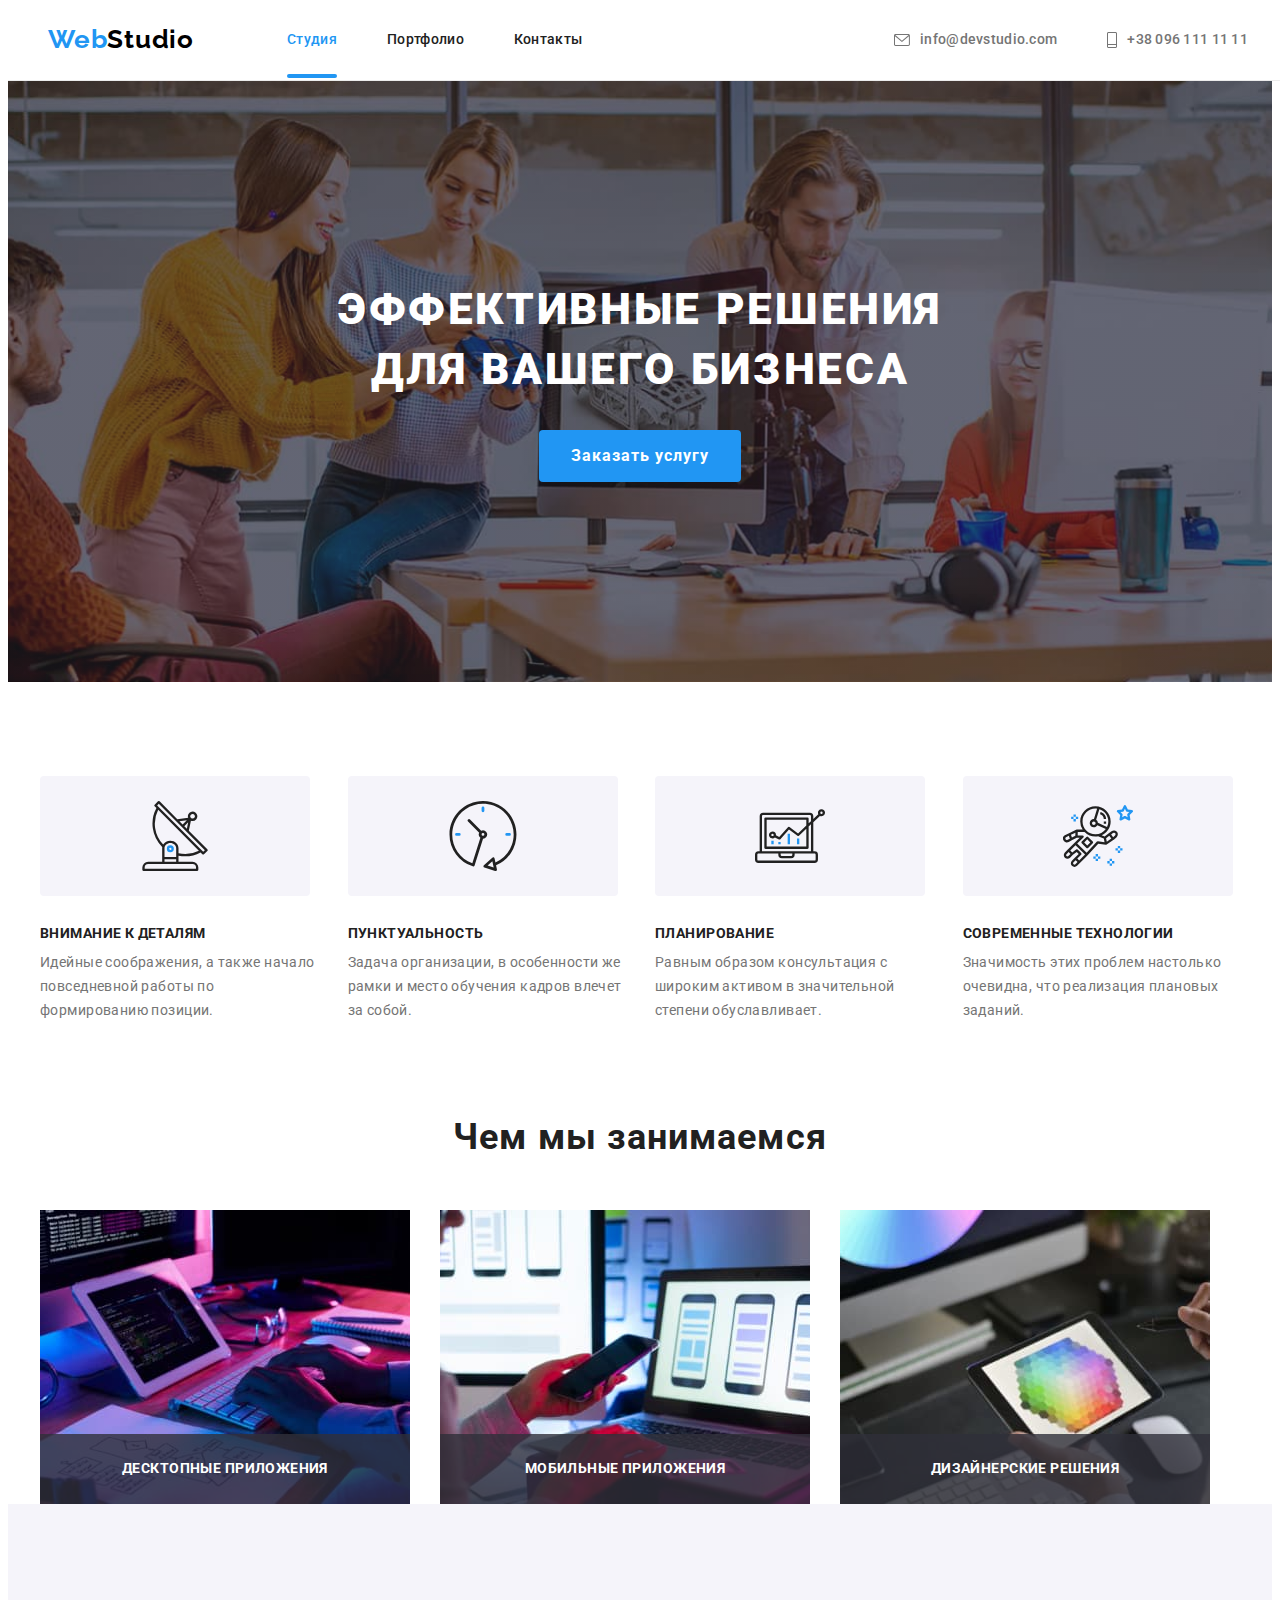
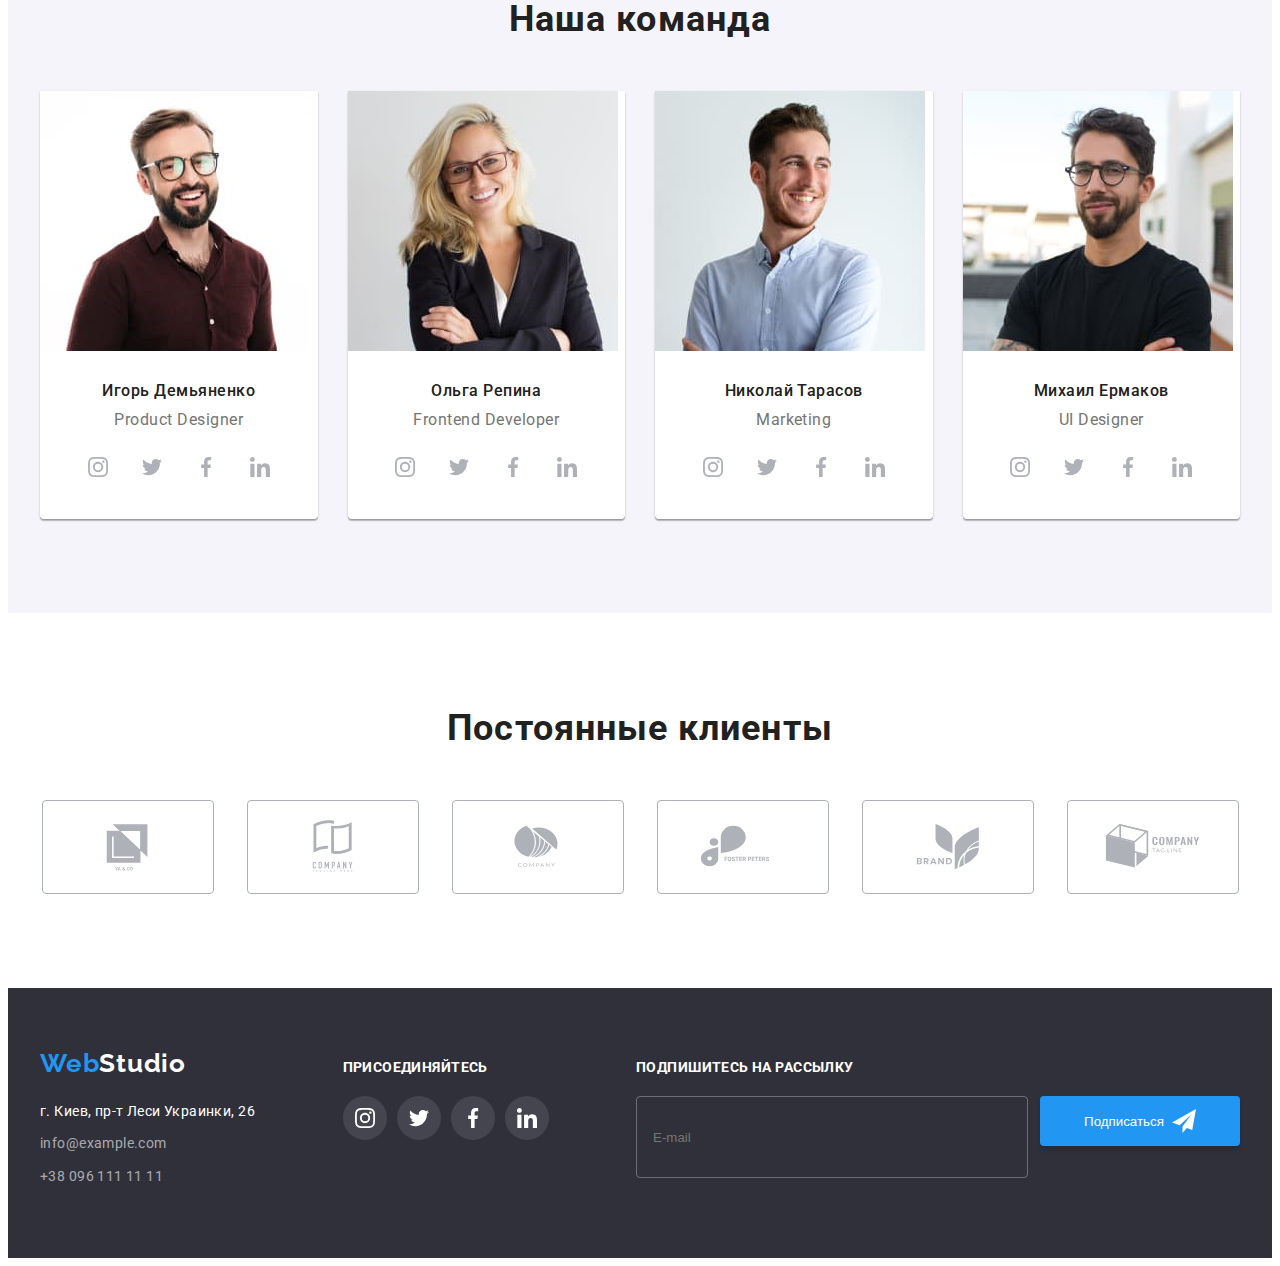
<file: index.html>
<!DOCTYPE html>
<html lang="ru">

<head>
  <meta charset="UTF-8" />
  <meta http-equiv="X-UA-Compatible" content="IE=edge" />
  <meta name="viewport" content="width=device-width, initial-scale=1.0" />
  <title>Студия</title>
  <link href="https://fonts.googleapis.com/css2?family=Raleway:wght@700&family=Roboto:wght@400;500;700;900&display=swap"
    rel="stylesheet" />
  <link rel="stylesheet" href="https://cdnjs.cloudflare.com/ajax/libs/modern-normalize/1.1.0/modern-normalize.min.css"
    integrity="sha512-wpPYUAdjBVSE4KJnH1VR1HeZfpl1ub8YT/NKx4PuQ5NmX2tKuGu6U/JRp5y+Y8XG2tV+wKQpNHVUX03MfMFn9Q=="
    crossorigin="anonymous" referrerpolicy="no-referrer" />
  <link rel="stylesheet" href="./css/main.min.css" />
</head>

<body>

  <!-----------header---------------->
  <header class="header">
    <div class="container header-content">
      <nav class="header__nav">
        <a class="logo" href="">Web<span class="logo__text">Studio</span></a>
        <ul class="site-nav list">
          <li class="site-nav__item">
            <a class="site-nav__link site-nav__link--current" href="">Студия</a>
          </li>
          <li class="site-nav__item">
            <a class="site-nav__link" href="./portfolio.html">Портфолио</a>
          </li>
          <li class="site-nav__item"><a class="site-nav__link" href="">Контакты</a></li>
        </ul>
      </nav>
      <ul class="header-contact list">
        <li class="header-contact__item">
          <a class="header-contact__link" href="mailto:info@devstudio.com"><svg width="16" height="12">
              <use href="./images/icons.svg.svg#icon-envelope"></use>
            </svg>info@devstudio.com</a>
        </li>
        <li class="header-contact__item">
          <a class="header-contact__link" href="tel:+380961111111"><svg width="10" height="16">
              <use href="./images/icons.svg.svg#icon-tel"></use>
            </svg>+38 096 111 11 11</a>
        </li>
      </ul>
      <button class="menu-open" type="button">
        <svg width="40" height="40">
          <use href="./images/icons.svg.svg#icon-menu"></use>
        </svg>
      </button>
    </div>
    <!------------ mobile menu ------------>

    <div class="mob-menu">
      <div class="container mob-menu__container">
        <button class="menu-close" type="button">
          <svg width="40" height="40">
            <use href="./images/icons.svg.svg#icon-close"></use>
          </svg>
        </button>
        <nav class="mob-menu__nav">
          <ul class="mob-menu__list list">
            <li class="mob-menu__item">
              <a class="mob-menu__link mob-menu__link--current" href="">Студия</a>
            </li>
            <li class="mob-menu__item">
              <a class="mob-menu__link" href="./portfolio.html">Портфолио</a>
            </li>
            <li class="mob-menu__item"><a class="mob-menu__link" href="">Контакты</a></li>
          </ul>
        </nav>
        <div class="mob-menu-inner">
          <ul class="mob-menu-contact list">
            <li class="mob-menu-contact__item">
              <a class="mob-menu-contact__tel" href="tel:+380961111111">+38 096 111 11 11</a>
            </li>
            <li class="mob-menu-contact__item">
              <a class="mob-menu-contact__mail" href="mailto:info@devstudio.com">info@devstudio.com</a>
            </li>
          </ul>
          <ul class="mob-social-networks list">
            <li class="mob-social-networks__item">
              <a class="mob-social-networks__link" href="">Instagram</a>
            </li>
            <li class="mob-social-networks__item">
              <a class="mob-social-networks__link" href="">Twitter</a>
            </li>
            <li class="mob-social-networks__item">
              <a class="mob-social-networks__link" href="">Facebook</a>
            </li>
            <li class="mob-social-networks__item">
              <a class="mob-social-networks__link" href="">LinkedIn</a>
            </li>
          </ul>
        </div>
      </div>
    </div>
  </header>
  <!--------------- main --------------->
  <main class="main">
    <!---------------- hero -------------->
    <section class="hero">
      <div class="container">
        <h1 class="hero__title">ЭФФЕКТИВНЫЕ РЕШЕНИЯ ДЛЯ ВАШЕГО БИЗНЕСА</h1>
        <button class="hero__button" type="button" data-modal-open>Заказать услугу</button>
      </div>
    </section>
    <section class="section">
      <div class="container">
        <h2 class="hide">Особенности</h2>
        <ul class="peculiarity list">
          <li class="peculiarity__item">
            <div class="peculiarity__icon">
              <svg width="70" height="70">
                <use href="./images/icons.svg.svg#icon-antenna"></use>
              </svg>
            </div>
            <h3 class="peculiarity__title">ВНИМАНИЕ К ДЕТАЛЯМ</h3>
            <p class="peculiarity__text">
              Идейные соображения, а также начало повседневной работы по формированию позиции.
            </p>
          </li>
          <li class="peculiarity__item">
            <div class="peculiarity__icon">
              <svg width="70" height="70">
                <use href="./images/icons.svg.svg#icon-clock"></use>
              </svg>
            </div>
            <h3 class="peculiarity__title">ПУНКТУАЛЬНОСТЬ</h3>
            <p class="peculiarity__text">
              Задача организации, в особенности же рамки и место обучения кадров влечет за собой.
            </p>
          </li>
          <li class="peculiarity__item">
            <div class="peculiarity__icon">
              <svg width="70" height="70">
                <use href="./images/icons.svg.svg#icon-diagram"></use>
              </svg>
            </div>
            <h3 class="peculiarity__title">ПЛАНИРОВАНИЕ</h3>
            <p class="peculiarity__text">
              Равным образом консультация с широким активом в значительной степени обуславливает.
            </p>
          </li>
          <li class="peculiarity__item">
            <div class="peculiarity__icon">
              <svg width="70" height="70">
                <use href="./images/icons.svg.svg#icon-astronaut"></use>
              </svg>
            </div>

            <h3 class="peculiarity__title">СОВРЕМЕННЫЕ ТЕХНОЛОГИИ</h3>
            <p class="peculiarity__text">
              Значимость этих проблем настолько очевидна, что реализация плановых заданий.
            </p>
          </li>
        </ul>
      </div>
    </section>
    <!------------------- work -------------------->
    <section class="section work">
      <div class="container">
        <div class="our-work">
          <h2 class="title">Чем мы занимаемся</h2>
          <ul class="our-work__list list">
            <li class="our-work__item">
              <picture>
                <source srcset="./images/img-desk.jpg 1x, ./images/img-desk-2x.jpg 2x" media="(min-width: 1200px)" />
                <img class="our-work__img" src="./images/img.jpg" alt="Мужчина набирает текст" width="370" />
              </picture>

              <p class="our-work__text">Десктопные приложения</p>
            </li>
            <li class="our-work__item">
              <picture>
                <source srcset="./images/img1-desk.jpg 1x, ./images/img1-desk-2x.jpg 2x" media="(min-width: 1200px)" />
                <img class="our-work__img" src="./images/img1.jpg"
                  alt="Мужчна работает за ноутбуком и держит в руке телефон" width="370" />
              </picture>
              <p class="our-work__text">Мобильные приложения</p>
            </li>
            <li class="our-work__item">
              <picture>
                <source srcset="./images/img2-desk.jpg 1x, ./images/img2-desk-2x.jpg 2x" media="(min-width: 1200px)" />
                <img class="our-work__img" src="./images/img2.jpg" alt="Планшет с палитрой цветов" width="370" />
              </picture>
              <p class="our-work__text">Дизайнерские решения</p>
            </li>
          </ul>
        </div>
      </div>
    </section>
    <!----------------- team ----------------->
    <section class="our-team section">
      <div class="container">
        <h2 class="title">Наша команда</h2>
        <ul class="our-team__list list">
          <li class="our-team__item">
            <picture>
              <source srcset="./images/man1-desk.jpg 1x, ./images/man1-desk-2x.jpg 2x" media="(min-width: 1200px)" />
              <source srcset="./images/man1-tab.jpg 1x, ./images/man1-tab-2x.jpg 2x" media="(min-width: 768px)" />
              <source srcset="./images/man1-mob.jpg 1x, ./images/man1-mob-2x.jpg 2x" media="(max-width: 767px)" />
              <img class="our-team__img" src="./images/man1.jpg" alt="Мужчина в очках и коричневой рубашке" />
            </picture>
            <h3 class="our-team__subtitle">Игорь Демьяненко</h3>
            <p class="our-team__text">Product Designer</p>
            <ul class="socials-list list">
              <li class="socials-list__item">
                <a class="socials-list__link" href="">
                  <svg width="20" height="20">
                    <use href="./images/icons.svg.svg#icon-instagram"></use>
                  </svg>
                </a>
              </li>
              <li class="socials-list__item">
                <a class="socials-list__link" href="">
                  <svg width="20" height="20">
                    <use href="./images/icons.svg.svg#icon-twitter"></use>
                  </svg>
                </a>
              </li>
              <li class="socials-list__item">
                <a href="" class="socials-list__link">
                  <svg width="20" height="20">
                    <use href="./images/icons.svg.svg#icon-facebook"></use>
                  </svg>
                </a>
              </li>
              <li class="socials-list__item">
                <a href="" class="socials-list__link">
                  <svg width="20" height="20">
                    <use href="./images/icons.svg.svg#icon-linkedin"></use>
                  </svg>
                </a>
              </li>
            </ul>
          </li>
          <li class="our-team__item">
            <picture>
              <source srcset="./images/woman-desk.jpg 1x, ./images/woman-desk-2x.jpg 2x" media="(min-width: 1200px)" />
              <source srcset="./images/woman-tab.jpg 1x, ./images/woman-tab-2x.jpg 2x" media="(min-width: 768px)" />
              <source srcset="./images/woman-mob.jpg 1x, ./images/woman-mob-2x.jpg 2x" media="(max-width: 767px)" />
              <img class="our-team__img" src="./images/woman.jpg" alt="Женщина блондинка в очках и чёрном пиджаке" />
            </picture>
            <h3 class="our-team__subtitle">Ольга Репина</h3>
            <p class="our-team__text">Frontend Developer</p>
            <ul class="socials-list list">
              <li class="socials-list__item">
                <a class="socials-list__link" href="">
                  <svg width="20" height="20">
                    <use href="./images/icons.svg.svg#icon-instagram"></use>
                  </svg>
                </a>
              </li>
              <li class="socials-list__item">
                <a class="socials-list__link" href="">
                  <svg width="20" height="20">
                    <use href="./images/icons.svg.svg#icon-twitter"></use>
                  </svg>
                </a>
              </li>
              <li class="socials-list__item">
                <a class="socials-list__link" href="">
                  <svg width="20" height="20">
                    <use href="./images/icons.svg.svg#icon-facebook"></use>
                  </svg>
                </a>
              </li>
              <li class="socials-list__item">
                <a class="socials-list__link" href="">
                  <svg width="20" height="20">
                    <use href="./images/icons.svg.svg#icon-linkedin"></use>
                  </svg>
                </a>
              </li>
            </ul>
          </li>
          <li class="our-team__item">
            <picture>
              <source srcset="./images/man2-desk.jpg 1x, ./images/man2-desk-2x.jpg 2x" media="(min-width: 1200px)" />
              <source srcset="./images/man2-tab.jpg 1x, ./images/man2-tab-2x.jpg 2x" media="(min-width: 768px)" />
              <source srcset="./images/man2-mob.jpg 1x, ./images/man2-mob-2x.jpg 2x" media="(max-width: 767px)" />
              <img class="our-team__img" src="./images/man2.jpg" alt="Мужчина в синей рубашке" />
            </picture>
            <h3 class="our-team__subtitle">Николай Тарасов</h3>
            <p class="our-team__text">Marketing</p>
            <ul class="socials-list list">
              <li class="socials-list__item">
                <a class="socials-list__link" href="">
                  <svg width="20" height="20">
                    <use href="./images/icons.svg.svg#icon-instagram"></use>
                  </svg>
                </a>
              </li>
              <li class="socials-list__item">
                <a class="socials-list__link" href="">
                  <svg width="20" height="20">
                    <use href="./images/icons.svg.svg#icon-twitter"></use>
                  </svg>
                </a>
              </li>
              <li class="socials-list__item">
                <a class="socials-list__link" href="">
                  <svg width="20" height="20">
                    <use href="./images/icons.svg.svg#icon-facebook"></use>
                  </svg>
                </a>
              </li>
              <li class="socials-list__item">
                <a class="socials-list__link" href="">
                  <svg width="20" height="20">
                    <use href="./images/icons.svg.svg#icon-linkedin"></use>
                  </svg>
                </a>
              </li>
            </ul>
          </li>
          <li class="our-team__item">
            <picture>
              <source srcset="./images/man3-desk.jpg 1x, ./images/man3-desk-2x.jpg 2x" media="(min-width: 1200px)" />
              <source srcset="./images/man3-tab.jpg 1x, ./images/man3-tab-2x.jpg 2x" media="(min-width: 768px)" />
              <source srcset="./images/man3-mob.jpg 1x, ./images/man3-mob-2x.jpg 2x" media="(max-width: 767px)" />
              <img class="our-team__img" src="./images/man3.jpg" alt="Мужчина в очках и чёрной футболке" />
            </picture>
            <h3 class="our-team__subtitle">Михаил Ермаков</h3>
            <p class="our-team__text">UI Designer</p>
            <ul class="socials-list list">
              <li class="socials-list__item">
                <a class="socials-list__link" href="">
                  <svg width="20" height="20">
                    <use href="./images/icons.svg.svg#icon-instagram"></use>
                  </svg>
                </a>
              </li>
              <li class="socials-list__item">
                <a class="socials-list__link" href="">
                  <svg width="20" height="20">
                    <use href="./images/icons.svg.svg#icon-twitter"></use>
                  </svg>
                </a>
              </li>
              <li class="socials-list__item">
                <a class="socials-list__link" href="">
                  <svg width="20" height="20">
                    <use href="./images/icons.svg.svg#icon-facebook"></use>
                  </svg>
                </a>
              </li>
              <li class="socials-list__item">
                <a class="socials-list__link" href="">
                  <svg width="20" height="20">
                    <use href="./images/icons.svg.svg#icon-linkedin"></use>
                  </svg>
                </a>
              </li>
            </ul>
          </li>
        </ul>
      </div>
    </section>
    <!---------------------- clients ------------------->
    <section class="section">
      <div class="container">
        <div class="clients">
          <h2 class="title">Постоянные клиенты</h2>
          <ul class="clients__list list">
            <li class="client__item">
              <a class="clients__link" href="">
                <svg width="106" height="60">
                  <use href="./images/icons.svg.svg#icon-yago"></use>
                </svg>
              </a>
            </li>
            <li class="client__item">
              <a class="clients__link" href="">
                <svg width="106" height="60">
                  <use href="./images/icons.svg.svg#icon-company"></use>
                </svg>
              </a>
            </li>
            <li class="client__item">
              <a class="clients__link" href="">
                <svg width="106" height="60">
                  <use href="./images/icons.svg.svg#icon-company2"></use>
                </svg>
              </a>
            </li>
            <li class="client__item">
              <a class="clients__link" href="">
                <svg width="106" height="60">
                  <use href="./images/icons.svg.svg#icon-foster"></use>
                </svg>
              </a>
            </li>
            <li class="client__item">
              <a class="clients__link" href="">
                <svg width="106" height="60">
                  <use href="./images/icons.svg.svg#icon-brand"></use>
                </svg>
              </a>
            </li>
            <li class="client__item">
              <a class="clients__link" href="">
                <svg width="106" height="60">
                  <use href="./images/icons.svg.svg#icon-tagline"></use>
                </svg>
              </a>
            </li>
          </ul>
        </div>
      </div>
    </section>
  </main>
  <!--------------------- footer --------------------->
  <footer class="footer">
    <div class="container footer__container">
      <div class="footer-inner">
        <a class="logo logo-foot" href="">Web<span class="secondary-container__text">Studio</span></a>
        <address class="address">
          <ul class="address-list list">
            <li class="address-list__item">
              <a class="address-list__link address-list__location" href="https://bit.ly/3pXMvUd" target="_blank"
                rel="noopener noreferrer">г. Киев, пр-т Леси Украинки, 26</a>
            </li>
            <li class="address-list__item">
              <a class="address-list__link" href="mailto:info@devstudio.com">info@example.com</a>
            </li>
            <li class="address-list__item">
              <a class="address-list__link" href="tel:+380961111111">+38 096 111 11 11</a>
            </li>
          </ul>
        </address>
      </div>
      <div class="footer-social-networks">
        <p class="footer-social-networks__title">ПРИСОЕДИНЯЙТЕСЬ</p>
        <ul class="footer-social-networks__list list">
          <li class="footer-social-networks__item">
            <a class="footer-social-networks__link" href="">
              <svg width="20" height="20">
                <use href="./images/icons.svg.svg#icon-instagram"></use>
              </svg>
            </a>
          </li>
          <li class="footer-social-networks__item">
            <a class="footer-social-networks__link" href="">
              <svg width="20" height="20">
                <use href="./images/icons.svg.svg#icon-twitter"></use>
              </svg>
            </a>
          </li>
          <li class="footer-social-networks__item">
            <a class="footer-social-networks__link" href="">
              <svg width="20" height="20">
                <use href="./images/icons.svg.svg#icon-facebook"></use>
              </svg>
            </a>
          </li>
          <li class="footer-social-networks__item">
            <a class="footer-social-networks__link" href="">
              <svg width="20" height="20">
                <use href="./images/icons.svg.svg#icon-linkedin"></use>
              </svg>
            </a>
          </li>
        </ul>
      </div>
      <form class="form-footer">
        <p class="form-footer__title">Подпишитесь на рассылку</p>
        <div class="form-container">
          <label class="form-label">
            <input class="form-label__input" type="email" name="email" placeholder="E-mail" />
          </label>
          <button class="footer-button" type="submit">
            Подписаться
            <svg class="footer-button__icon" width="24" height="24">
              <use href="./images/icons.svg.svg#icon-send"></use>
            </svg>
          </button>
        </div>
      </form>
    </div>
  </footer>
  <!---------------- modal window ---------------->
  <div class="backdrop is-hidden" data-modal>
    <div class="modal-window">
      <button class="modal-window__button" type="button" data-modal-close>
        <svg class="modal-window__button-icon" width="18" height="18">
          <use href="./images/icons.svg.svg#icon-vector"></use>
        </svg>
      </button>
      <form class="form-hero">
        <p class="form-hero__text">Оставьте свои данные, мы вам перезвоним</p>
        <div class="form-filed">
          <label class="form-filed__label" for="name">Имя</label>
          <div class="form-filed__container">
            <input class="form-filed__input" type="text" name="name" id="name" />
            <svg class="form-filed__icon" width="18" height="18">
              <use href="./images/icons.svg.svg#icon-name"></use>
            </svg>
          </div>
        </div>
        <div class="form-filed">
          <label class="form-filed__label" for="tel">Телефон</label>
          <div class="form-filed__container">
            <input class="form-filed__input" type="tel" name="tel" id="tel" />
            <svg class="form-filed__icon" width="18" height="18">
              <use href="./images/icons.svg.svg#icon-phone"></use>
            </svg>
          </div>
        </div>
        <div class="form-filed">
          <label class="form-filed__label" for="email">Почта</label>
          <div class="form-filed__container">
            <input class="form-filed__input" type="email" name="email" id="email" />
            <svg class="form-filed__icon" width="18" height="18">
              <use href="./images/icons.svg.svg#icon-email"></use>
            </svg>
          </div>
        </div>
        <div class="textarea">
          <label class="textarea__label form-filed__label" for="textarea">Комментарий</label><textarea
            class="textarea__window" name="textarea" rows="10" id="textarea" placeholder="Введите текст"></textarea>
        </div>
        <div class="form-checkbox">
          <label class="form-checkbox__label">
            <input class="form-checkbox__input" type="checkbox" />

            <svg class="form-checkbox__icon" width="16" height="15">
              <use href="./images/icons.svg.svg#icon-check"></use>
            </svg>
            <span class="form-checkbox__frame"></span>
            Соглашаюсь с рассылкой и принимаю
            <a class="form-checkbox__link" href="">Условия договора</a>
          </label>
        </div>
        <button class="form-hero__button" type="submit">Отправить</button>
      </form>
    </div>
  </div>
  <script src="./js/modal.js"></script>
  <script src="./js/mob-menu.js"></script>
</body>

</html>
</file>
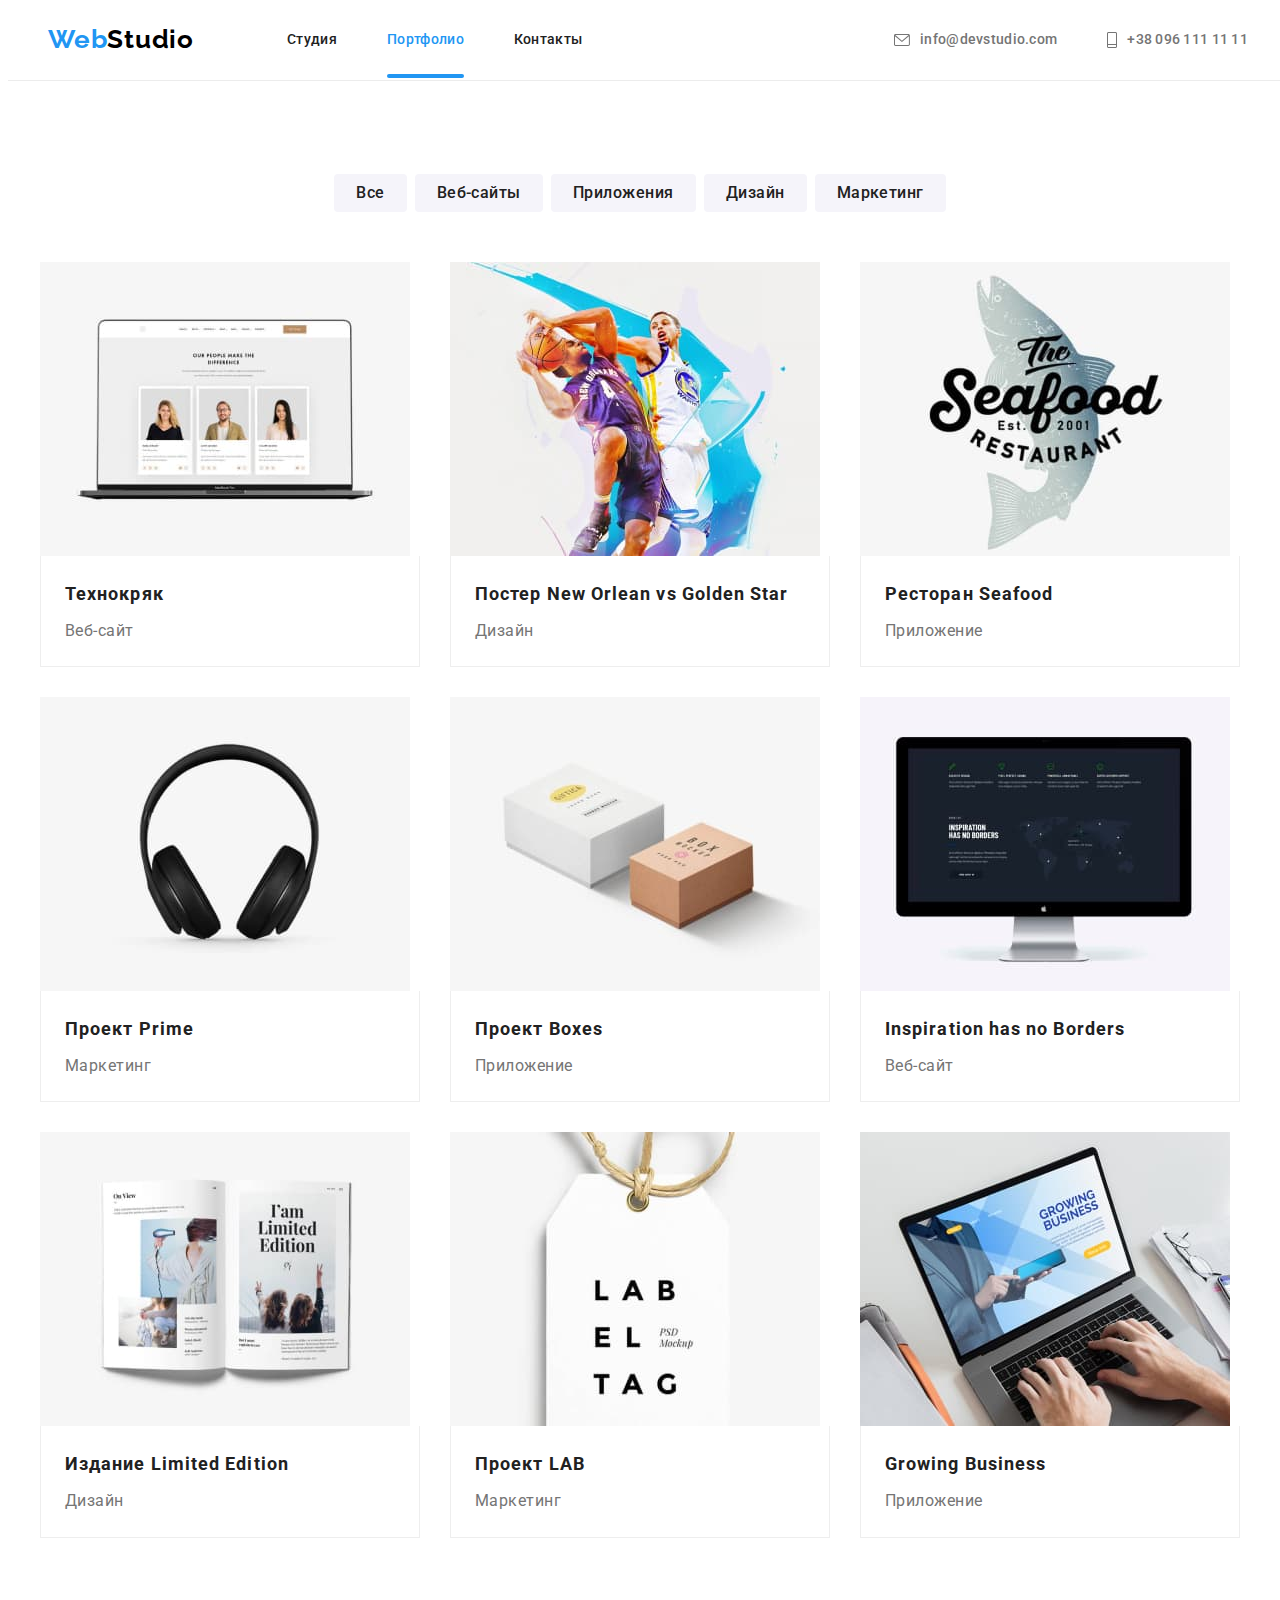
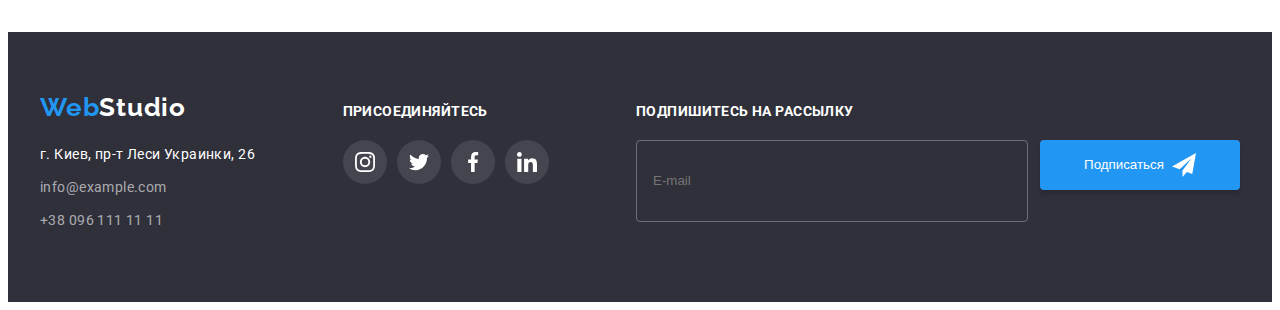
<file: portfolio.html>
<!DOCTYPE html>
<html lang="ru">

<head>
  <meta charset="UTF-8" />
  <meta http-equiv="X-UA-Compatible" content="IE=edge" />
  <meta name="viewport" content="width=device-width, initial-scale=1.0" />
  <title>Портфолио</title>
  <link href="https://fonts.googleapis.com/css2?family=Raleway:wght@700&family=Roboto:wght@400;500;700;900&display=swap"
    rel="stylesheet" />
  <link rel="stylesheet" href="https://cdnjs.cloudflare.com/ajax/libs/modern-normalize/1.1.0/modern-normalize.min.css"
    integrity="sha512-wpPYUAdjBVSE4KJnH1VR1HeZfpl1ub8YT/NKx4PuQ5NmX2tKuGu6U/JRp5y+Y8XG2tV+wKQpNHVUX03MfMFn9Q=="
    crossorigin="anonymous" referrerpolicy="no-referrer" />
  <link rel="stylesheet" href="./css/main.min.css" />
</head>

<body>
  <!--------------------- header ------------------>
  <header class="header">
    <div class="container header-content">
      <nav class="header__nav">
        <a class="logo" href="">Web<span class="logo__text">Studio</span></a>
        <ul class="site-nav list">
          <li class="site-nav__item">
            <a class="site-nav__link" href="./index.html">Студия</a>
          </li>
          <li class="site-nav__item">
            <a class="site-nav__link site-nav__link--current" href="">Портфолио</a>
          </li>
          <li class="site-nav__item"><a class="site-nav__link" href="">Контакты</a></li>
        </ul>
      </nav>
      <ul class="header-contact list">
        <li class="header-contact__item">
          <a class="header-contact__link" href="mailto:info@devstudio.com"><svg width="16" height="12">
              <use href="./images/icons.svg.svg#icon-envelope"></use>
            </svg>info@devstudio.com</a>
        </li>
        <li class="header-contact__item">
          <a class="header-contact__link" href="tel:+380961111111"><svg width="10" height="16">
              <use href="./images/icons.svg.svg#icon-tel"></use>
            </svg>+38 096 111 11 11</a>
        </li>
      </ul>
      <button class="menu-open" type="button">
        <svg width="40" height="40">
          <use href="./images/icons.svg.svg#icon-menu"></use>
        </svg>
      </button>
    </div>
    <div class="mob-menu-backdrop">
      <div class="mob-menu">
        <div class="container mob-menu__container">
          <button class="menu-close" type="button">
            <svg width="40" height="40">
              <use href="./images/icons.svg.svg#icon-close"></use>
            </svg>
          </button>
          <nav class="mob-menu__nav">
            <ul class="mob-menu__list list">
              <li class="mob-menu__item">
                <a class="mob-menu__link" href="./index.html">Студия</a>
              </li>
              <li class="mob-menu__item">
                <a class="mob-menu__link mob-menu__link--current" href="">Портфолио</a>
              </li>
              <li class="mob-menu__item"><a class="mob-menu__link" href="">Контакты</a></li>
            </ul>
          </nav>
          <div class="mob-menu-inner">
            <ul class="mob-menu-contact list">
              <li class="mob-menu-contact__item">
                <a class="mob-menu-contact__mail" href="mailto:info@devstudio.com">info@devstudio.com</a>
              </li>
              <li class="mob-menu-contact__item">
                <a class="mob-menu-contact__tel" href="tel:+380961111111">+38 096 111 11 11</a>
              </li>
            </ul>
            <ul class="mob-social-networks list">
              <li class="mob-social-networks__item">
                <a class="mob-social-networks__link" href="">Instagram</a>
              </li>
              <li class="mob-social-networks__item">
                <a class="mob-social-networks__link" href="">Twitter</a>
              </li>
              <li class="mob-social-networks__item">
                <a class="mob-social-networks__link" href="">Facebook</a>
              </li>
              <li class="mob-social-networks__item">
                <a class="mob-social-networks__link" href="">LinkedIn</a>
              </li>
            </ul>
          </div>
        </div>
      </div>
    </div>
  </header>
  <!------------------------- main --------------------->
  <main class="main">
    <section class="section portfolio-section">
      <div class="container">
        <h1 class="hide">Проекты</h1>
        <ul class="filtr-list list">
          <li class="filtr-list__item">
            <button class="filtr-list__button" type="button">Все</button>
          </li>
          <li class="filtr-list__item">
            <button class="filtr-list__button" type="button">Веб-сайты</button>
          </li>
          <li class="filtr-list__item">
            <button class="filtr-list__button" type="button">Приложения</button>
          </li>
          <li class="filtr-list__item">
            <button class="filtr-list__button" type="button">Дизайн</button>
          </li>
          <li class="filtr-list__item">
            <button class="filtr-list__button" type="button">Маркетинг</button>
          </li>
        </ul>

        <ul class="project list">
          <li class="project__item">
            <a class="project-link" href="">
              <div class="project-link__inner">
                <picture>
                  <source srcset="./images/tehno-desk.jpg 1x, ./images/tehno-desk-2x.jpg 2x"
                    media="(min-width: 1200px)" />
                  <source srcset="./images/tehno-tab.jpg 1x, ./images/tehno-tab-2x.jpg 2x" media="(min-width: 768px)" />
                  <source srcset="./images/tehno-mob.jpg 1x, ./images/tehno-mob-2x.jpg 2x" media="(max-width: 767px)" />
                  <img class="project-link__img" src="./images/tehno.jpg" alt="Ноутбук с портфолио" />
                </picture>
                <p class="project-link__aside-text">
                  Ресурс предлагает комплексные предложения с разным уровнем функционала и
                  сервисов. Все это позволит посетителю получить исчерпывающие сведения о компании
                  или частном лице.
                </p>
              </div>
              <div class="project-link__inner-text">
                <h3 class="project-link__title">Технокряк</h3>
                <p class="project-link__text">Веб-сайт</p>
              </div>
            </a>
          </li>
          <li class="project__item">
            <a class="project-link" href="">
              <div class="project-link__inner">
                <picture>
                  <source srcset="./images/poster-desk.jpg 1x, ./images/poster-desk-2x.jpg 2x"
                    media="(min-width: 1200px)" />
                  <source srcset="./images/poster-tab.jpg 1x, ./images/poster-tab-2x.jpg 2x"
                    media="(min-width: 768px)" />
                  <source srcset="./images/poster-mob.jpg 1x, ./images/poster-mob-2x.jpg 2x"
                    media="(max-width: 767px)" />
                  <img class="project-link__img" src="./images/poster.jpg" alt="Два мужчины играют в баскетбол" />
                </picture>

                <p class="project-link__aside-text">
                  Ресурс предлагает комплексные предложения с разным уровнем функционала и
                  сервисов. Все это позволит посетителю получить исчерпывающие сведения о компании
                  или частном лице.
                </p>
              </div>

              <div class="project-link__inner-text">
                <h3 class="project-link__title">Постер New Orlean vs Golden Star</h3>
                <p class="project-link__text">Дизайн</p>
              </div>
            </a>
          </li>
          <li class="project__item">
            <a class="project-link" href="">
              <div class="project-link__inner">
                <picture>
                  <source srcset="./images/seafood-desk.jpg 1x, ./images/seafood-desk-2x.jpg 2x"
                    media="(min-width: 1200px)" />
                  <source srcset="./images/seafood-tab.jpg 1x, ./images/seafood-tab-2x.jpg 2x"
                    media="(min-width: 768px)" />
                  <source srcset="./images/seafood-mob.jpg 1x, ./images/seafood-mob-2x.jpg 2x"
                    media="(max-width: 767px)" />
                  <img class="project-link__img" src="./images/seafood.jpg" alt="Логотип ресторана" />
                </picture>

                <p class="project-link__aside-text">
                  Ресурс предлагает комплексные предложения с разным уровнем функционала и
                  сервисов. Все это позволит посетителю получить исчерпывающие сведения о компании
                  или частном лице.
                </p>
              </div>
              <div class="project-link__inner-text">
                <h3 class="project-link__title">Ресторан Seafood</h3>
                <p class="project-link__text">Приложение</p>
              </div>
            </a>
          </li>
          <li class="project__item">
            <a class="project-link" href="">
              <div class="project-link__inner">
                <picture>
                  <source srcset="./images/prime-desk.jpg 1x, ./images/prime-desk-2x.jpg 2x"
                    media="(min-width: 1200px)" />
                  <source srcset="./images/prime-tab.jpg 1x, ./images/prime-tab-2x.jpg 2x" media="(min-width: 768px)" />
                  <source srcset="./images/prime-mob.jpg 1x, ./images/prime-mob-2x.jpg 2x" media="(max-width: 767px)" />
                  <img class="project-link__img" src="./images/prime.jpg" alt="Наушники" />
                </picture>

                <p class="project-link__aside-text">
                  Ресурс предлагает комплексные предложения с разным уровнем функционала и
                  сервисов. Все это позволит посетителю получить исчерпывающие сведения о компании
                  или частном лице.
                </p>
              </div>
              <div class="project-link__inner-text">
                <h3 class="project-link__title">Проект Prime</h3>
                <p class="project-link__text">Маркетинг</p>
              </div>
            </a>
          </li>
          <li class="project__item">
            <a class="project-link" href="">
              <div class="project-link__inner">
                <picture>
                  <source srcset="./images/boxes-desk.jpg 1x, ./images/boxes-desk-2x.jpg 2x"
                    media="(min-width: 1200px)" />
                  <source srcset="./images/boxes-tab.jpg 1x, ./images/boxes-tab-2x.jpg 2x" media="(min-width: 768px)" />
                  <source srcset="./images/boxes-mob.jpg 1x, ./images/boxes-mob-2x.jpg 2x" media="(max-width: 767px)" />
                  <img class="project-link__img" src="./images/boxes.jpg" alt="Две коробки" />
                </picture>

                <p class="project-link__aside-text">
                  Ресурс предлагает комплексные предложения с разным уровнем функционала и
                  сервисов. Все это позволит посетителю получить исчерпывающие сведения о компании
                  или частном лице.
                </p>
              </div>
              <div class="project-link__inner-text">
                <h3 class="project-link__title">Проект Boxes</h3>
                <p class="project-link__text">Приложение</p>
              </div>
            </a>
          </li>
          <li class="project__item">
            <a class="project-link" href="">
              <div class="project-link__inner">
                <picture>
                  <source srcset="./images/borders-desk.jpg 1x, ./images/borders-desk-2x.jpg 2x"
                    media="(min-width: 1200px)" />
                  <source srcset="./images/borders-tab.jpg 1x, ./images/borders-tab-2x.jpg 2x"
                    media="(min-width: 768px)" />
                  <source srcset="./images/borders-mob.jpg 1x, ./images/borders-mob-2x.jpg 2x"
                    media="(max-width: 767px)" />
                  <img class="project-link__img" src="./images/borders.jpg" alt="Монитор компьютера" />
                </picture>

                <p class="project-link__aside-text">
                  Ресурс предлагает комплексные предложения с разным уровнем функционала и
                  сервисов. Все это позволит посетителю получить исчерпывающие сведения о компании
                  или частном лице.
                </p>
              </div>
              <div class="project-link__inner-text">
                <h3 class="project-link__title">Inspiration has no Borders</h3>
                <p class="project-link__text">Веб-сайт</p>
              </div>
            </a>
          </li>
          <li class="project__item">
            <a class="project-link" href="">
              <div class="project-link__inner">
                <picture>
                  <source srcset="./images/limited-desk.jpg 1x, ./images/limited-desk-2x.jpg 2x"
                    media="(min-width: 1200px)" />
                  <source srcset="./images/limited-tab.jpg 1x, ./images/limited-tab-2x.jpg 2x"
                    media="(min-width: 768px)" />
                  <source srcset="./images/limited-mob.jpg 1x, ./images/limited-mob-2x.jpg 2x"
                    media="(max-width: 767px)" />
                  <img class="project-link__img" src="./images/limited.jpg" alt="Книга" />
                </picture>

                <p class="project-link__aside-text">
                  Ресурс предлагает комплексные предложения с разным уровнем функционала и
                  сервисов. Все это позволит посетителю получить исчерпывающие сведения о компании
                  или частном лице.
                </p>
              </div>
              <div class="project-link__inner-text">
                <h3 class="project-link__title">Издание Limited Edition</h3>
                <p class="project-link__text">Дизайн</p>
              </div>
            </a>
          </li>
          <li class="project__item">
            <a class="project-link" href="">
              <div class="project-link__inner">
                <picture>
                  <source srcset="./images/lab-desk.jpg 1x, ./images/lab-desk-2x.jpg 2x" media="(min-width: 1200px)" />
                  <source srcset="./images/lab-tab.jpg 1x, ./images/lab-tab-2x.jpg 2x" media="(min-width: 768px)" />
                  <source srcset="./images/lab-mob.jpg 1x, ./images/lab-mob-2x.jpg 2x" media="(max-width: 767px)" />
                  <img class="project-link__img" src="./images/lab.jpg" alt="Бирка" />
                </picture>

                <p class="project-link__aside-text">
                  Ресурс предлагает комплексные предложения с разным уровнем функционала и
                  сервисов. Все это позволит посетителю получить исчерпывающие сведения о компании
                  или частном лице.
                </p>
              </div>
              <div class="project-link__inner-text">
                <h3 class="project-link__title">Проект LAB</h3>
                <p class="project-link__text">Маркетинг</p>
              </div>
            </a>
          </li>
          <li class="project__item">
            <a class="project-link" href="">
              <div class="project-link__inner">
                <picture>
                  <source srcset="./images/growing-desk.jpg 1x, ./images/growing-desk-2x.jpg 2x"
                    media="(min-width: 1200px)" />
                  <source srcset="./images/growing-tab.jpg 1x, ./images/growing-tab-2x.jpg 2x"
                    media="(min-width: 768px)" />
                  <source srcset="./images/growing-mob.jpg 1x, ./images/growing-mob-2x.jpg 2x"
                    media="(max-width: 767px)" />
                  <img class="project-link__img" src="./images/growing.jpg" alt="Мужчина печатает на ноутбуке" />
                </picture>

                <p class="project-link__aside-text">
                  Ресурс предлагает комплексные предложения с разным уровнем функционала и
                  сервисов. Все это позволит посетителю получить исчерпывающие сведения о компании
                  или частном лице.
                </p>
              </div>
              <div class="project-link__inner-text">
                <h3 class="project-link__title">Growing Business</h3>
                <p class="project-link__text">Приложение</p>
              </div>
            </a>
          </li>
        </ul>
      </div>
    </section>
  </main>
  <!------------------------- footer --------------------->
  <footer class="footer">
    <div class="container footer__container">
      <div class="footer-inner">
        <a class="logo logo-foot" href="">Web<span class="secondary-container__text">Studio</span></a>
        <address class="address">
          <ul class="address-list list">
            <li class="address-list__item">
              <a class="address-list__link address-list__location" href="https://bit.ly/3pXMvUd" target="_blank"
                rel="noopener noreferrer">г. Киев, пр-т Леси Украинки, 26</a>
            </li>
            <li class="address-list__item">
              <a class="address-list__link" href="mailto:info@devstudio.com">info@example.com</a>
            </li>
            <li class="address-list__item">
              <a class="address-list__link" href="tel:+380961111111">+38 096 111 11 11</a>
            </li>
          </ul>
        </address>
      </div>
      <div class="footer-social-networks">
        <p class="footer-social-networks__title">ПРИСОЕДИНЯЙТЕСЬ</p>
        <ul class="footer-social-networks__list list">
          <li class="footer-social-networks__item">
            <a class="footer-social-networks__link" href="">
              <svg width="20" height="20">
                <use href="./images/icons.svg.svg#icon-instagram"></use>
              </svg>
            </a>
          </li>
          <li class="footer-social-networks__item">
            <a class="footer-social-networks__link" href="">
              <svg width="20" height="20">
                <use href="./images/icons.svg.svg#icon-twitter"></use>
              </svg>
            </a>
          </li>
          <li class="footer-social-networks__item">
            <a class="footer-social-networks__link" href="">
              <svg width="20" height="20">
                <use href="./images/icons.svg.svg#icon-facebook"></use>
              </svg>
            </a>
          </li>
          <li class="footer-social-networks__item">
            <a class="footer-social-networks__link" href="">
              <svg width="20" height="20">
                <use href="./images/icons.svg.svg#icon-linkedin"></use>
              </svg>
            </a>
          </li>
        </ul>
      </div>
      <form class="form-footer">
        <p class="form-footer__title">Подпишитесь на рассылку</p>
        <div class="form-container">
          <label class="form-label">
            <input class="form-label__input" type="email" name="email" placeholder="E-mail" />
          </label>
          <button class="footer-button" type="submit">
            Подписаться
            <svg class="footer-button__icon" width="24" height="24">
              <use href="./images/icons.svg.svg#icon-send"></use>
            </svg>
          </button>
        </div>
      </form>
    </div>
  </footer>
  <script src="./js/mob-menu.js"></script>
</body>

</html>
</file>
<file: css/main.min.css>
ul,h1,h2,h3,p{margin:0;padding:0}img{display:block;max-width:100%;height:auto}.list{list-style:none}body{background-color:#fff;color:#212121;font-family:Roboto,sans-serif}.hide{position:absolute;width:1px;height:1px;margin:-1px;border:0;padding:0;white-space:nowrap;-webkit-clip-path:inset(100%);clip-path:inset(100%);clip:rect(0 0 0 0);overflow:hidden}.section{padding-bottom:60px;padding-top:60px}@media screen and (min-width: 1200px){.section{padding-bottom:94px;padding-top:94px}}.container{width:100%;margin-left:auto;margin-right:auto;padding-left:15px;padding-right:15px}@media screen and (min-width: 480px){.container{max-width:480px}}@media screen and (min-width: 768px){.container{max-width:768px}}@media screen and (min-width: 1200px){.container{max-width:1200px}}.title{margin-bottom:50px;font-weight:700;font-size:28px;line-height:1.17;text-align:center;letter-spacing:.03em}@media screen and (min-width: 1200px){.title{font-size:36px;line-height:1.2}}.menu-open{background-color:inherit;border:0;margin-left:auto;fill:#212121;-webkit-transition:fill 250ms cubic-bezier(0.4, 0, 0.2, 1);transition:fill 250ms cubic-bezier(0.4, 0, 0.2, 1)}.menu-open:hover,.menu-open:focus{fill:#2196f3}@media screen and (min-width: 768px){.menu-open{display:none}}.menu-close{position:absolute;top:10px;right:15px;background-color:inherit;fill:#212121;border:0;-webkit-transition:fill 250ms cubic-bezier(0.4, 0, 0.2, 1);transition:fill 250ms cubic-bezier(0.4, 0, 0.2, 1)}.menu-close:hover,.menu-close:focus{fill:#2196f3}.mob-menu{position:fixed;background-color:#fff;overflow:auto;padding-top:48px;padding-bottom:48px;z-index:2;height:100%;width:100vw;top:0;-webkit-transform:translateX(100%);transform:translateX(100%);-webkit-transition:-webkit-transform 700ms cubic-bezier(0.8, 0, 0.33, 1);transition:-webkit-transform 700ms cubic-bezier(0.8, 0, 0.33, 1);transition:transform 700ms cubic-bezier(0.8, 0, 0.33, 1);transition:transform 700ms cubic-bezier(0.8, 0, 0.33, 1), -webkit-transform 700ms cubic-bezier(0.8, 0, 0.33, 1);pointer-events:none}.mob-menu.is-hidden{-webkit-transform:translateX(0);transform:translateX(0);top:0;-webkit-transition:-webkit-transform 700ms cubic-bezier(0.8, 0, 0.33, 1);transition:-webkit-transform 700ms cubic-bezier(0.8, 0, 0.33, 1);transition:transform 700ms cubic-bezier(0.8, 0, 0.33, 1);transition:transform 700ms cubic-bezier(0.8, 0, 0.33, 1), -webkit-transform 700ms cubic-bezier(0.8, 0, 0.33, 1);pointer-events:initial}@media screen and (min-width: 768px){.mob-menu{display:none}}.mob-menu__container{display:-webkit-box;display:-ms-flexbox;display:flex;-webkit-box-orient:vertical;-webkit-box-direction:normal;-ms-flex-direction:column;flex-direction:column;-webkit-box-pack:justify;-ms-flex-pack:justify;justify-content:space-between;height:100%;-webkit-transition:-webkit-transform 800ms cubic-bezier(0.8, 0, 0.33, 1),-webkit-transform 800ms cubic-bezier(0.8, 0, 0.33, 1);transition:-webkit-transform 800ms cubic-bezier(0.8, 0, 0.33, 1),-webkit-transform 800ms cubic-bezier(0.8, 0, 0.33, 1);transition:transform 800ms cubic-bezier(0.8, 0, 0.33, 1),transform 800ms cubic-bezier(0.8, 0, 0.33, 1);transition:transform 800ms cubic-bezier(0.8, 0, 0.33, 1),transform 800ms cubic-bezier(0.8, 0, 0.33, 1),-webkit-transform 800ms cubic-bezier(0.8, 0, 0.33, 1),-webkit-transform 800ms cubic-bezier(0.8, 0, 0.33, 1)}.mob-menu__list{display:-webkit-box;display:-ms-flexbox;display:flex;-webkit-box-orient:vertical;-webkit-box-direction:normal;-ms-flex-direction:column;flex-direction:column;gap:32px}.mob-menu__link{text-decoration:none;font-weight:500;font-size:35px;line-height:1.17;letter-spacing:.02em;color:#212121;-webkit-transition:color 250ms cubic-bezier(0.4, 0, 0.2, 1);transition:color 250ms cubic-bezier(0.4, 0, 0.2, 1)}.mob-menu__link:hover,.mob-menu__link:focus{color:#2196f3}.mob-menu__link.mob-menu__link--current{color:#2196f3}@media screen and (min-width: 480px){.mob-menu__link{font-size:40px}}.mob-menu-contact__item:not(:last-child){margin-bottom:32px}.mob-menu-contact{margin-bottom:64px}.mob-menu-contact__mail{text-decoration:none;font-weight:500;font-size:19px;line-height:1.16;letter-spacing:.02em;color:#757575}.mob-menu-contact__mail:hover,.mob-menu-contact__mail:focus{color:#2196f3}@media screen and (min-width: 480px){.mob-menu-contact__mail{font-size:34px}}.mob-menu-contact__tel{text-decoration:none;font-weight:500;font-size:29px;line-height:1.17;letter-spacing:.02em;color:#2196f3}@media screen and (min-width: 480px){.mob-menu-contact__tel{font-size:24px}}.mob-social-networks{display:-webkit-box;display:-ms-flexbox;display:flex;gap:10px}.mob-social-networks__item{border-right:1px solid rgba(33,33,33,.2);padding-right:10px}.mob-social-networks__item:last-child{border:0}.mob-social-networks__link{text-decoration:none;font-weight:500;font-size:13px;line-height:1.22;letter-spacing:.02em;color:#2196f3}@media screen and (min-width: 480px){.mob-social-networks__link{font-size:18px}}.no-scroll{overflow:hidden}.header{border-bottom:1px solid #ececec;background-color:#fff;position:fixed;top:0;z-index:100;width:100%}.header-content{height:60px;display:-webkit-box;display:-ms-flexbox;display:flex;-webkit-box-align:center;-ms-flex-align:center;align-items:center;-webkit-box-pack:justify;-ms-flex-pack:justify;justify-content:space-between}@media screen and (min-width: 768px){.header-content{height:80px}}.header__nav{display:-webkit-box;display:-ms-flexbox;display:flex;-webkit-box-align:center;-ms-flex-align:center;align-items:center}.logo{color:#2196f3;text-decoration:none;letter-spacing:.03em;font-weight:700;font-size:26px;line-height:1.2;font-family:"Raleway"}.logo__text{color:#000;letter-spacing:.03em}.site-nav{display:none}@media screen and (min-width: 768px){.site-nav{display:-webkit-box;display:-ms-flexbox;display:flex;gap:50px;margin-left:88px}}@media screen and (min-width: 1200px){.site-nav{margin-left:93px}}.site-nav__item{letter-spacing:.02em}.site-nav__link{display:block;padding-top:30px;padding-bottom:30px}.site-nav__link.site-nav__link--current{color:#2196f3}.site-nav__link--current{position:relative}.site-nav__link--current::after{content:"";position:absolute;width:100%;height:4px;background-color:#2196f3;border-radius:2px;bottom:0;right:0;-webkit-animation:animation-current 250ms cubic-bezier(0.4, 0, 0.2, 1);animation:animation-current 250ms cubic-bezier(0.4, 0, 0.2, 1);color:#2196f3}@-webkit-keyframes animation-current{0%{-webkit-transform:scaleX(1);transform:scaleX(1)}50%{-webkit-transform:scaleX(0);transform:scaleX(0)}100%{-webkit-transform:scaleX(1);transform:scaleX(1)}}@keyframes animation-current{0%{-webkit-transform:scaleX(1);transform:scaleX(1)}50%{-webkit-transform:scaleX(0);transform:scaleX(0)}100%{-webkit-transform:scaleX(1);transform:scaleX(1)}}.site-nav__link{color:#212121;font-weight:500;font-size:14px;line-height:1.1;text-decoration:none;-webkit-transition:color 250ms cubic-bezier(0.4, 0, 0.2, 1);transition:color 250ms cubic-bezier(0.4, 0, 0.2, 1)}.site-nav__link:hover,.site-nav__link:focus{color:#2196f3;-webkit-transition:color 250ms cubic-bezier(0.4, 0, 0.2, 1);transition:color 250ms cubic-bezier(0.4, 0, 0.2, 1)}.header-contact{display:none;margin-left:auto}@media screen and (min-width: 768px){.header-contact{display:contents;display:-webkit-box;display:-ms-flexbox;display:flex;-webkit-box-orient:vertical;-webkit-box-direction:normal;-ms-flex-direction:column;flex-direction:column;gap:10px}}@media screen and (min-width: 1200px){.header-contact{-webkit-box-orient:horizontal;-webkit-box-direction:normal;-ms-flex-direction:row;flex-direction:row;gap:50px}}.header-contact__link{color:#757575;font-weight:500;font-size:14px;line-height:1.1;text-decoration:none;letter-spacing:.02em;display:-webkit-box;display:-ms-flexbox;display:flex;-webkit-box-align:center;-ms-flex-align:center;align-items:center;fill:currentColor;gap:10px;-webkit-transition:color 250ms cubic-bezier(0.4, 0, 0.2, 1);transition:color 250ms cubic-bezier(0.4, 0, 0.2, 1)}.header-contact__link:hover,.header-contact__link:focus{color:#2196f3}@media screen and (min-width: 1200px){.header-contact__link{padding-top:30px;padding-bottom:30px}}.hero{background-color:#2f303a;text-align:center;padding-top:118px;padding-bottom:118px;margin-left:auto;margin-right:auto;background-repeat:no-repeat;background-size:cover;background-position:center;margin-top:60px;background-image:-webkit-gradient(linear, left top, right top, from(rgba(47, 48, 58, 0.4)), to(rgba(47, 48, 58, 0.4))),url(../images/header-img-mob.jpg);background-image:linear-gradient(to right, rgba(47, 48, 58, 0.4), rgba(47, 48, 58, 0.4)),url(../images/header-img-mob.jpg)}@media(min-device-pixel-ratio: 2),(-webkit-min-device-pixel-ratio: 2),(min-resolution: 192dpi),(min-resolution: 2dppx){.hero{background-image:-webkit-gradient(linear, left top, right top, from(rgba(47, 48, 58, 0.4)), to(rgba(47, 48, 58, 0.4))),url(../images/header-img-mob-2x.jpg);background-image:linear-gradient(to right, rgba(47, 48, 58, 0.4), rgba(47, 48, 58, 0.4)),url(../images/header-img-mob-2x.jpg)}}@media screen and (min-width: 480px){.hero{max-width:480px}}@media screen and (min-width: 768px){.hero{max-width:768px;margin-top:80px;background-image:-webkit-gradient(linear, left top, right top, from(rgba(47, 48, 58, 0.4)), to(rgba(47, 48, 58, 0.4))),url(../images/header-img-tab.jpg);background-image:linear-gradient(to right, rgba(47, 48, 58, 0.4), rgba(47, 48, 58, 0.4)),url(../images/header-img-tab.jpg)}}@media screen and (min-width: 768px)and (min-device-pixel-ratio: 2),screen and (min-width: 768px)and (-webkit-min-device-pixel-ratio: 2),screen and (min-width: 768px)and (min-resolution: 192dpi),screen and (min-width: 768px)and (min-resolution: 2dppx){.hero{background-image:-webkit-gradient(linear, left top, right top, from(rgba(47, 48, 58, 0.4)), to(rgba(47, 48, 58, 0.4))),url(../images/header-img-tab-2x.jpg);background-image:linear-gradient(to right, rgba(47, 48, 58, 0.4), rgba(47, 48, 58, 0.4)),url(../images/header-img-tab-2x.jpg)}}@media screen and (min-width: 1200px){.hero{max-width:1600px;padding-top:200px;padding-bottom:200px;background-image:-webkit-gradient(linear, left top, right top, from(rgba(47, 48, 58, 0.4)), to(rgba(47, 48, 58, 0.4))),url(../images/header-img-desk.jpg);background-image:linear-gradient(to right, rgba(47, 48, 58, 0.4), rgba(47, 48, 58, 0.4)),url(../images/header-img-desk.jpg)}}@media screen and (min-width: 1200px)and (min-device-pixel-ratio: 2),screen and (min-width: 1200px)and (-webkit-min-device-pixel-ratio: 2),screen and (min-width: 1200px)and (min-resolution: 192dpi),screen and (min-width: 1200px)and (min-resolution: 2dppx){.hero{background-image:-webkit-gradient(linear, left top, right top, from(rgba(47, 48, 58, 0.4)), to(rgba(47, 48, 58, 0.4))),url(../images/header-img-desk-2x.jpg);background-image:linear-gradient(to right, rgba(47, 48, 58, 0.4), rgba(47, 48, 58, 0.4)),url(../images/header-img-desk-2x.jpg)}}.hero__title{margin-left:auto;margin-right:auto;margin-bottom:30px;color:#fff;font-weight:900;font-size:21px;line-height:1.6;letter-spacing:.06em;max-width:360px}@media screen and (min-width: 480px){.hero__title{max-width:360px;font-size:26px}}@media screen and (min-width: 768px){.hero__title{max-width:360px}}@media screen and (min-width: 1200px){.hero__title{max-width:696px;font-size:44px;line-height:1.36}}.hero__button{padding:10px 32px 10px 32px;color:#fff;background-color:#2196f3;font-family:inherit;font-weight:700;font-size:16px;line-height:2;cursor:pointer;border:0;border-radius:4px;letter-spacing:.06em;-webkit-transition:background-color 250ms cubic-bezier(0.4, 0, 0.2, 1);transition:background-color 250ms cubic-bezier(0.4, 0, 0.2, 1)}.hero__button:hover,.hero__button:focus{background-color:#188ce8;-webkit-transition:background-color 250ms cubic-bezier(0.4, 0, 0.2, 1);transition:background-color 250ms cubic-bezier(0.4, 0, 0.2, 1);opacity:1}.peculiarity__icon{display:-webkit-box;display:-ms-flexbox;display:flex;max-width:450px;height:120px;background-color:#f5f4fa;-webkit-box-pack:center;-ms-flex-pack:center;justify-content:center;-webkit-box-align:center;-ms-flex-align:center;align-items:center;border-radius:4px;margin-bottom:30px}@media screen and (min-width: 768px){.peculiarity__icon{max-width:354px}}@media screen and (min-width: 1200px){.peculiarity__icon{width:270px}}.peculiarity{display:-webkit-box;display:-ms-flexbox;display:flex;-ms-flex-wrap:wrap;flex-wrap:wrap;gap:30px}@media screen and (min-width: 768px){.peculiarity__item{width:calc((100% - 30px)/2)}}@media screen and (min-width: 1200px){.peculiarity__item{width:calc((100% - 90px)/4)}}.peculiarity__title{margin-bottom:10px;font-weight:700;font-size:14px;line-height:1.1;letter-spacing:.03em;text-align:center}@media screen and (min-width: 768px){.peculiarity__title{text-align:start}}.peculiarity__text{color:#757575;font-size:14px;line-height:1.7;letter-spacing:.03em}.work{padding-top:0;display:none}@media screen and (min-width: 1200px){.work{display:contents}}.our-work__list{display:-webkit-box;display:-ms-flexbox;display:flex;gap:30px}.our-work__item{position:relative}.our-work__text{display:-webkit-box;display:-ms-flexbox;display:flex;-webkit-box-pack:center;-ms-flex-pack:center;justify-content:center;-webkit-box-align:center;-ms-flex-align:center;align-items:center;position:absolute;bottom:0;font-weight:700;font-size:14px;line-height:1.14;letter-spacing:.03em;text-transform:uppercase;color:#fff;background-color:rgba(47,48,58,.8);width:100%;height:70px}.our-team{background-color:#f5f4fa}.our-team__list{display:-webkit-box;display:-ms-flexbox;display:flex;-ms-flex-wrap:wrap;flex-wrap:wrap;-webkit-box-pack:center;-ms-flex-pack:center;justify-content:center;gap:30px}.our-team__item{background-color:#fff;text-align:center;-webkit-box-shadow:0px 1px 3px rgba(0,0,0,.12),0px 1px 1px rgba(0,0,0,.14),0px 2px 1px rgba(0,0,0,.2);box-shadow:0px 1px 3px rgba(0,0,0,.12),0px 1px 1px rgba(0,0,0,.14),0px 2px 1px rgba(0,0,0,.2);border-radius:0px 0px 4px 4px;width:450px}@media screen and (min-width: 480px){.our-team__item{max-width:450px}}@media screen and (min-width: 768px){.our-team__item{width:calc((100% - 30px)/2)}}@media screen and (min-width: 1200px){.our-team__item{width:calc((100% - 90px)/4)}}.our-team__subtitle{padding-top:30px;margin-bottom:10px;font-weight:500;font-size:16px;line-height:1.2;letter-spacing:.03em}.our-team__text{color:#757575;font-size:16px;line-height:1.2;letter-spacing:.03em;margin-bottom:16px}.socials-list{display:-webkit-box;display:-ms-flexbox;display:flex;-webkit-box-pack:center;-ms-flex-pack:center;justify-content:center;padding-bottom:30px;gap:10px}.socials-list__link{width:44px;height:44px;border-radius:50%;display:-webkit-box;display:-ms-flexbox;display:flex;-webkit-box-pack:center;-ms-flex-pack:center;justify-content:center;-webkit-box-align:center;-ms-flex-align:center;align-items:center;border-radius:50%;fill:#afb1b8;-webkit-transition:background-color 250ms cubic-bezier(0.4, 0, 0.2, 1),fill 250ms cubic-bezier(0.4, 0, 0.2, 1);transition:background-color 250ms cubic-bezier(0.4, 0, 0.2, 1),fill 250ms cubic-bezier(0.4, 0, 0.2, 1)}.socials-list__link:hover,.socials-list__link:focus{background-color:#2196f3;fill:#fff}.clients__list{gap:30px;display:-webkit-box;display:-ms-flexbox;display:flex;-ms-flex-wrap:wrap;flex-wrap:wrap}@media screen and (min-width: 1200px){.clients__list{-ms-flex-wrap:nowrap;flex-wrap:nowrap}}.client__item{display:-webkit-box;display:-ms-flexbox;display:flex;-webkit-box-pack:center;-ms-flex-pack:center;justify-content:center;width:calc((100% - 30px)/2)}@media screen and (min-width: 480px){.client__item{width:calc((100% - 30px)/2)}}@media screen and (min-width: 768px){.client__item{width:calc((100% - 60px)/3)}}.clients__link{display:-webkit-box;display:-ms-flexbox;display:flex;-webkit-box-pack:center;-ms-flex-pack:center;justify-content:center;-webkit-box-align:center;-ms-flex-align:center;align-items:center;border:1px solid #afb1b8;border-radius:4px;fill:#afb1b8;width:100%;height:92px;-webkit-transition:border-color 250ms cubic-bezier(0.4, 0, 0.2, 1),fill 250ms cubic-bezier(0.4, 0, 0.2, 1);transition:border-color 250ms cubic-bezier(0.4, 0, 0.2, 1),fill 250ms cubic-bezier(0.4, 0, 0.2, 1)}.clients__link:hover,.clients__link:focus{fill:#2196f3;border-color:#2196f3}@media screen and (min-width: 480px){.clients__link{max-width:210px}}@media screen and (min-width: 768px){.clients__link{max-width:226px}}@media screen and (min-width: 1200px){.clients__link{max-width:170px}}.footer{padding:60px 0;background-color:#2f303a;min-width:100%}@media screen and (min-width: 480px){.footer{max-width:480px}}@media screen and (min-width: 768px){.footer{max-width:768px}}@media screen and (min-width: 1200px){.footer{max-width:1200px}}.footer__container{display:-webkit-box;display:-ms-flexbox;display:flex;-webkit-box-orient:vertical;-webkit-box-direction:normal;-ms-flex-direction:column;flex-direction:column;text-align:center;gap:70px}@media screen and (min-width: 768px){.footer__container{-ms-flex-wrap:wrap;flex-wrap:wrap;-webkit-box-orient:horizontal;-webkit-box-direction:normal;-ms-flex-direction:row;flex-direction:row;-webkit-box-align:start;-ms-flex-align:start;align-items:flex-start;-ms-flex-pack:distribute;justify-content:space-around}}@media screen and (min-width: 1200px){.footer__container{text-align:start;-webkit-box-pack:justify;-ms-flex-pack:justify;justify-content:space-between;gap:70px}}.logo-foot{display:inline-block;margin-bottom:20px;letter-spacing:.03em;margin-right:0}.secondary-container__text{color:#fff}.address-list__item{margin-bottom:9px}.address-list__item:last-child{margin-bottom:0}.address-list__link{color:rgba(255,255,255,.6);font-style:normal;font-size:14px;line-height:1.7;text-decoration:none;letter-spacing:.03em;-webkit-transition:color 250ms cubic-bezier(0.4, 0, 0.2, 1);transition:color 250ms cubic-bezier(0.4, 0, 0.2, 1)}.address-list__link:hover,.address-list__link:focus{color:#2196f3}.address-list__location{color:#fff}.footer-social-networks{display:-webkit-box;display:-ms-flexbox;display:flex;-webkit-box-orient:vertical;-webkit-box-direction:normal;-ms-flex-direction:column;flex-direction:column;-webkit-box-align:center;-ms-flex-align:center;align-items:center}@media screen and (min-width: 1200px){.footer-social-networks{-webkit-box-align:start;-ms-flex-align:start;align-items:flex-start}}.footer-social-networks__title{color:#fff;font-weight:700;font-size:14px;line-height:1.14;letter-spacing:.03em;margin-bottom:20px;padding-top:12px}.footer-social-networks__list{display:-webkit-box;display:-ms-flexbox;display:flex;gap:10px}.footer-social-networks__link{width:44px;height:44px;display:-webkit-box;display:-ms-flexbox;display:flex;-webkit-box-pack:center;-ms-flex-pack:center;justify-content:center;-webkit-box-align:center;-ms-flex-align:center;align-items:center;border-radius:50%;fill:#fff;background-color:rgba(255,255,255,.1);-webkit-transition:background-color 250ms cubic-bezier(0.4, 0, 0.2, 1);transition:background-color 250ms cubic-bezier(0.4, 0, 0.2, 1)}.footer-social-networks__link:hover,.footer-social-networks__link:focus{background-color:#2196f3}.form-footer{padding-top:12px}.form-footer__title{font-weight:700;font-size:14px;line-height:1.14;letter-spacing:.03em;text-transform:uppercase;color:#fff;margin-bottom:20px}.form-container{display:-webkit-box;display:-ms-flexbox;display:flex;-webkit-box-orient:vertical;-webkit-box-direction:normal;-ms-flex-direction:column;flex-direction:column}@media screen and (min-width: 1200px){.form-container{-webkit-box-orient:horizontal;-webkit-box-direction:normal;-ms-flex-direction:row;flex-direction:row;gap:12px}}.form-label__input{outline:none;border:none;width:100%;height:50px;background-color:inherit;border:1px solid rgba(255,255,255,.3);border-radius:4px;padding:15px 16px;-webkit-transition:border-color 250ms cubic-bezier(0.4, 0, 0.2, 1);transition:border-color 250ms cubic-bezier(0.4, 0, 0.2, 1);cursor:pointer;color:#fff;margin-bottom:20px}.form-label__input:focus{border-color:#188ce8}@media screen and (min-width: 480px){.form-label__input{width:450px}}@media screen and (min-width: 1200px){.form-label__input{width:358px}}.footer-button{width:200px;height:50px;background-color:#2196f3;-webkit-box-shadow:0px 4px 4px rgba(0,0,0,.15);box-shadow:0px 4px 4px rgba(0,0,0,.15);border-radius:4px;border:0;color:#fff;cursor:pointer;-webkit-transition:background-color 250ms cubic-bezier(0.4, 0, 0.2, 1);transition:background-color 250ms cubic-bezier(0.4, 0, 0.2, 1);display:-webkit-box;display:-ms-flexbox;display:flex;-webkit-box-align:center;-ms-flex-align:center;align-items:center;-webkit-box-pack:center;-ms-flex-pack:center;justify-content:center;gap:8px;margin-right:auto;margin-left:auto}.footer-button:hover,.footer-button:focus{background-color:#188ce8}.backdrop{position:fixed;top:0;left:0;opacity:1;background-color:rgba(0,0,0,.2);width:100%;height:100%;z-index:200;-webkit-transition:opacity 250ms cubic-bezier(0.4, 0, 0.2, 1),background-color 250ms cubic-bezier(0.4, 0, 0.2, 1);transition:opacity 250ms cubic-bezier(0.4, 0, 0.2, 1),background-color 250ms cubic-bezier(0.4, 0, 0.2, 1)}.backdrop.is-hidden{opacity:0;pointer-events:none}.modal-window{max-width:450px;width:100%;height:609px;padding:40px;left:50%;top:50%;-webkit-transform:translate(-50%, -50%) scale(1);transform:translate(-50%, -50%) scale(1);position:absolute;-webkit-transition:-webkit-transform 250ms cubic-bezier(0.4, 0, 0.2, 1);transition:-webkit-transform 250ms cubic-bezier(0.4, 0, 0.2, 1);transition:transform 250ms cubic-bezier(0.4, 0, 0.2, 1);transition:transform 250ms cubic-bezier(0.4, 0, 0.2, 1), -webkit-transform 250ms cubic-bezier(0.4, 0, 0.2, 1);background-color:#fff;-webkit-box-shadow:0px 1px 3px rgba(0,0,0,.12),0px 1px 1px rgba(0,0,0,.14),0px 2px 1px rgba(0,0,0,.2);box-shadow:0px 1px 3px rgba(0,0,0,.12),0px 1px 1px rgba(0,0,0,.14),0px 2px 1px rgba(0,0,0,.2);border-radius:4px}.backdrop.is-hidden .modal-window{-webkit-transform:translate(-50%, -50%) scale(0);transform:translate(-50%, -50%) scale(0)}@media screen and (min-width: 480px){.modal-window{width:450px;height:609px}}@media screen and (min-width: 768px){.modal-window{width:450px;height:609px}}@media screen and (min-width: 1200px){.modal-window{min-width:528px;height:581px}}.modal-window__button{position:absolute;right:14px;top:14px;border-radius:60%;background-color:#fff;border-color:rgba(0,0,0,.1);cursor:pointer;height:30px;width:30px}.modal-window__button-icon{position:absolute;top:50%;right:4px;-webkit-transform:translateY(-50%);transform:translateY(-50%);fill:#000;-webkit-transition:fill 250ms cubic-bezier(0.4, 0, 0.2, 1);transition:fill 250ms cubic-bezier(0.4, 0, 0.2, 1)}.modal-window__button .modal-window__button-icon:hover{fill:#188ce8;-webkit-transition:fill 250ms cubic-bezier(0.4, 0, 0.2, 1);transition:fill 250ms cubic-bezier(0.4, 0, 0.2, 1)}.form-hero{margin-left:auto;margin-right:auto;border:0}.form-hero__text{font-weight:700;font-size:20px;line-height:1.15;text-align:center;letter-spacing:.03em;margin-bottom:12px}.form-filed{display:-webkit-box;display:-ms-flexbox;display:flex;-webkit-box-orient:vertical;-webkit-box-direction:normal;-ms-flex-direction:column;flex-direction:column;margin-bottom:10px;gap:4px}.form-filed__label{font-weight:400;font-size:12px;line-height:1.16;letter-spacing:.01em;color:#757575}.form-filed__container{position:relative}.form-filed__input{border:none;outline:none;height:40px;border:1px solid rgba(33,33,33,.2);border-radius:4px;padding:0px 12px 0px 42px;width:100%;-webkit-transition:border-color 250ms cubic-bezier(0.4, 0, 0.2, 1);transition:border-color 250ms cubic-bezier(0.4, 0, 0.2, 1);cursor:pointer}.form-filed__input:focus{border-color:#2196f3}.form-filed__icon{display:inline-block;left:12px;top:50%;-webkit-transform:translateY(-50%);transform:translateY(-50%);position:absolute;-webkit-transition:fill 250ms cubic-bezier(0.4, 0, 0.2, 1);transition:fill 250ms cubic-bezier(0.4, 0, 0.2, 1)}.form-filed__input:focus~.form-filed__icon{fill:#2196f3}.textarea{display:-webkit-box;display:-ms-flexbox;display:flex;-webkit-box-orient:vertical;-webkit-box-direction:normal;-ms-flex-direction:column;flex-direction:column;margin-bottom:20px;gap:4px}.textarea__window{outline:none;height:120px;resize:none;border:1px solid rgba(33,33,33,.2);border-radius:4px;padding:16px 12px;-webkit-transition:border-color 250ms cubic-bezier(0.4, 0, 0.2, 1);transition:border-color 250ms cubic-bezier(0.4, 0, 0.2, 1)}.textarea__window:focus{border-color:#2196f3}.textarea__window::-webkit-input-placeholder{font-weight:400;font-size:14px;line-height:1.14;letter-spacing:.01em;color:rgba(117,117,117,.5)}.textarea__window::-moz-placeholder{font-weight:400;font-size:14px;line-height:1.14;letter-spacing:.01em;color:rgba(117,117,117,.5)}.textarea__window:-ms-input-placeholder{font-weight:400;font-size:14px;line-height:1.14;letter-spacing:.01em;color:rgba(117,117,117,.5)}.textarea__window::-ms-input-placeholder{font-weight:400;font-size:14px;line-height:1.14;letter-spacing:.01em;color:rgba(117,117,117,.5)}.textarea__window::placeholder{font-weight:400;font-size:14px;line-height:1.14;letter-spacing:.01em;color:rgba(117,117,117,.5)}.form-checkbox__label{font-weight:400;font-size:12px;line-height:1.16;letter-spacing:.03em;cursor:pointer;margin-left:25px}@media screen and (min-width: 480px){.form-checkbox__label{margin-left:0}}@media screen and (min-width: 1200px){.form-checkbox__label{font-size:14px;line-height:1.7}}.form-checkbox__input{position:absolute;width:1px;height:1px;margin:-1px;border:0;padding:0;white-space:nowrap;-webkit-clip-path:inset(100%);clip-path:inset(100%);clip:rect(0 0 0 0);overflow:hidden}.form-checkbox__input:checked+.form-checkbox__icon{opacity:1}.form-checkbox__input:checked~.form-checkbox__frame,.form-checkbox__input:focus~.form-checkbox__frame{border-color:#2196f3}.form-checkbox{margin-bottom:30px;display:-webkit-box;display:-ms-flexbox;display:flex;-webkit-box-pack:end;-ms-flex-pack:end;justify-content:end;position:relative;cursor:pointer}@media screen and (min-width: 1200px){.form-checkbox{-webkit-box-pack:center;-ms-flex-pack:center;justify-content:center;left:13px}}.form-checkbox__icon{left:0;top:50%;-webkit-transform:translateY(-50%);transform:translateY(-50%);position:absolute;opacity:0;-webkit-transition:opacity 250ms cubic-bezier(0.4, 0, 0.2, 1);transition:opacity 250ms cubic-bezier(0.4, 0, 0.2, 1);fill:#2196f3}.form-checkbox__frame{width:16px;height:15px;border:2px solid #212121;border-radius:2px;left:0;top:50%;-webkit-transform:translateY(-50%);transform:translateY(-50%);position:absolute;-webkit-transition:border-color 250ms cubic-bezier(0.4, 0, 0.2, 1);transition:border-color 250ms cubic-bezier(0.4, 0, 0.2, 1)}.form-checkbox__link{color:#2196f3;text-decoration:none;position:relative}.form-checkbox__link::before{position:absolute;content:"";bottom:0;left:0;width:100%;height:1px;background-color:#2196f3}.form-hero__button{display:block;width:200px;height:50px;font-weight:700;font-size:16px;padding:10px 55px 10px 56px;background-color:#2196f3;color:#fff;border:0;cursor:pointer;letter-spacing:.06em;-webkit-box-shadow:0px 4px 4px rgba(0,0,0,.15);box-shadow:0px 4px 4px rgba(0,0,0,.15);border-radius:4px;margin-left:auto;margin-right:auto;-webkit-transition:background-color 250ms cubic-bezier(0.4, 0, 0.2, 1);transition:background-color 250ms cubic-bezier(0.4, 0, 0.2, 1)}.form-hero__button:hover{background-color:#188ce8}.portfolio-section{margin-top:60px}@media screen and (min-width: 768px){.portfolio-section{margin-top:80px}}.filtr-list{display:-webkit-box;display:-ms-flexbox;display:flex;-ms-flex-wrap:wrap;flex-wrap:wrap;margin-bottom:50px;gap:8px}@media screen and (min-width: 768px){.filtr-list{-webkit-box-pack:center;-ms-flex-pack:center;justify-content:center}}.filtr-list__button{padding:6px 22px 6px 22px;background:#f5f4fa;font-weight:500;font-size:16px;line-height:1.6;letter-spacing:.03em;border-radius:4px;border:0;cursor:pointer;font-family:inherit;color:#212121;-webkit-transition:background-color 250ms cubic-bezier(0.4, 0, 0.2, 1),color 250ms cubic-bezier(0.4, 0, 0.2, 1),-webkit-box-shadow 250ms cubic-bezier(0.4, 0, 0.2, 1);transition:background-color 250ms cubic-bezier(0.4, 0, 0.2, 1),color 250ms cubic-bezier(0.4, 0, 0.2, 1),-webkit-box-shadow 250ms cubic-bezier(0.4, 0, 0.2, 1);transition:background-color 250ms cubic-bezier(0.4, 0, 0.2, 1),color 250ms cubic-bezier(0.4, 0, 0.2, 1),box-shadow 250ms cubic-bezier(0.4, 0, 0.2, 1);transition:background-color 250ms cubic-bezier(0.4, 0, 0.2, 1),color 250ms cubic-bezier(0.4, 0, 0.2, 1),box-shadow 250ms cubic-bezier(0.4, 0, 0.2, 1),-webkit-box-shadow 250ms cubic-bezier(0.4, 0, 0.2, 1)}.filtr-list__button:hover,.filtr-list__button:focus{background-color:#2196f3;color:#fff;-webkit-box-shadow:0px 3px 1px rgba(0,0,0,.1),0px 1px 2px rgba(0,0,0,.08),0px 2px 2px rgba(0,0,0,.12);box-shadow:0px 3px 1px rgba(0,0,0,.1),0px 1px 2px rgba(0,0,0,.08),0px 2px 2px rgba(0,0,0,.12)}.project{display:-webkit-box;display:-ms-flexbox;display:flex;-ms-flex-wrap:wrap;flex-wrap:wrap;-webkit-box-pack:center;-ms-flex-pack:center;justify-content:center;gap:30px}@media screen and (min-width: 768px){.project{-webkit-box-pack:start;-ms-flex-pack:start;justify-content:flex-start}}@media screen and (min-width: 768px){.project__item{width:calc((100% - 30px)/2)}}@media screen and (min-width: 1200px){.project__item{width:calc((100% - 60px)/3)}}.project-link__aside-text{font-weight:400;font-size:18px;line-height:1.55;letter-spacing:.03em;color:#fff;background-color:rgba(33,150,243,.9);padding:63px 24px;height:294px;width:100%;left:0;top:0;-webkit-transform:translateY(100%);transform:translateY(100%);position:absolute;opacity:0;-webkit-transition:opacity 250ms cubic-bezier(0.4, 0, 0.2, 1),-webkit-transform 250ms cubic-bezier(0.4, 0, 0.2, 1);transition:opacity 250ms cubic-bezier(0.4, 0, 0.2, 1),-webkit-transform 250ms cubic-bezier(0.4, 0, 0.2, 1);transition:transform 250ms cubic-bezier(0.4, 0, 0.2, 1),opacity 250ms cubic-bezier(0.4, 0, 0.2, 1);transition:transform 250ms cubic-bezier(0.4, 0, 0.2, 1),opacity 250ms cubic-bezier(0.4, 0, 0.2, 1),-webkit-transform 250ms cubic-bezier(0.4, 0, 0.2, 1)}.project-link:hover .project-link__aside-text,.project-link:focus .project-link__aside-text{opacity:1;bottom:100%;-webkit-transform:translate(0, 0);transform:translate(0, 0)}.project-link__inner{overflow:hidden;position:relative}.project-link{text-decoration:none;display:block;-webkit-transition:-webkit-box-shadow 250ms cubic-bezier(0.4, 0, 0.2, 1);transition:-webkit-box-shadow 250ms cubic-bezier(0.4, 0, 0.2, 1);transition:box-shadow 250ms cubic-bezier(0.4, 0, 0.2, 1);transition:box-shadow 250ms cubic-bezier(0.4, 0, 0.2, 1), -webkit-box-shadow 250ms cubic-bezier(0.4, 0, 0.2, 1)}.project-link:hover,.project-link:focus{-webkit-box-shadow:0px 1px 1px rgba(0,0,0,.12),0px 4px 4px rgba(0,0,0,.06),1px 4px 6px rgba(0,0,0,.16);box-shadow:0px 1px 1px rgba(0,0,0,.12),0px 4px 4px rgba(0,0,0,.06),1px 4px 6px rgba(0,0,0,.16)}.project-link__title{color:#212121;margin-bottom:4px;font-weight:700;font-size:18px;line-height:2;letter-spacing:.06em}.project-link__inner-text{padding:20px 24px 20px 24px;border:1px solid #eee;border-top:0}.project-link__text{color:#757575;font-size:16px;line-height:1.9;letter-spacing:.03em}/*# sourceMappingURL=main.min.css.map */
</file>
